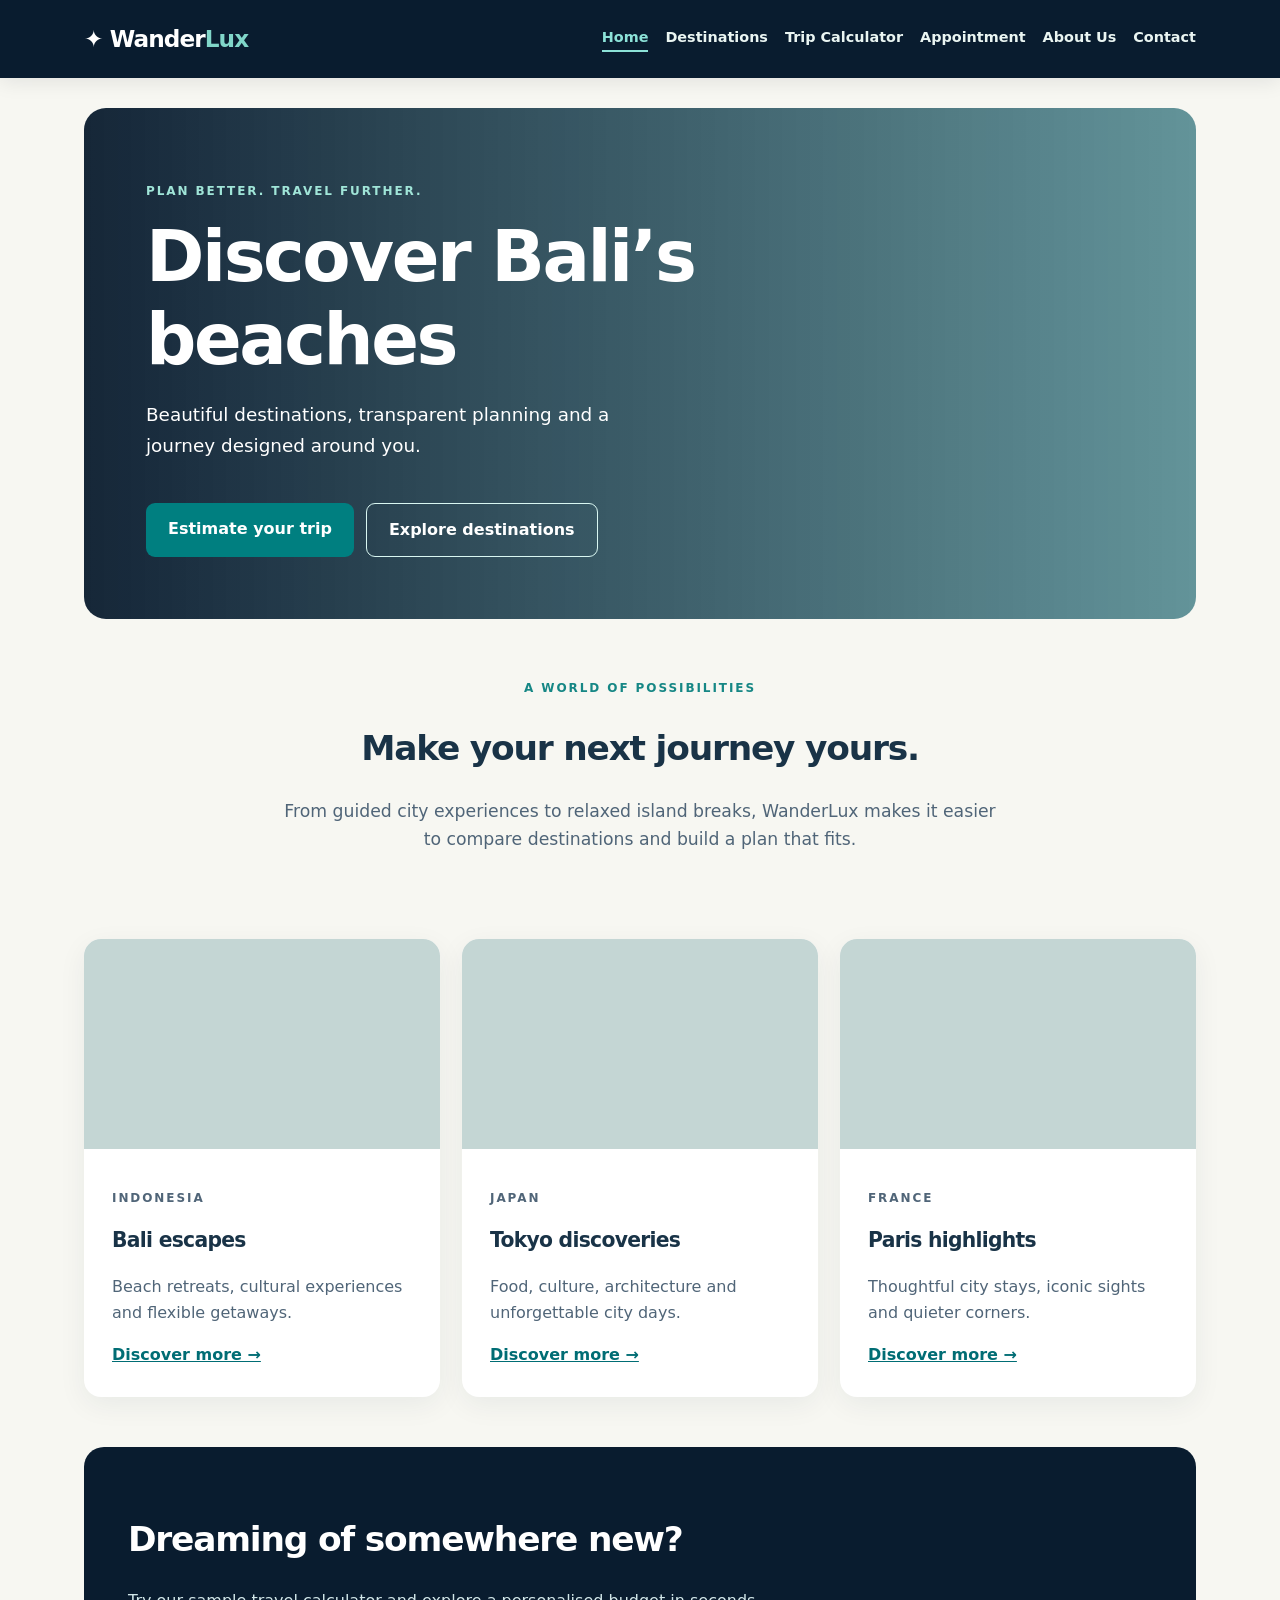
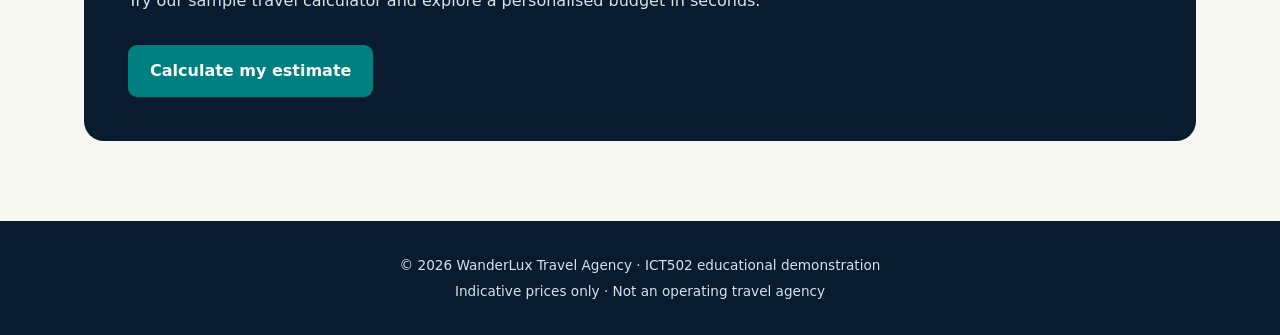
<file: index.html>
<!doctype html>
<html lang="en"><head><meta charset="utf-8"><meta name="viewport" content="width=device-width,initial-scale=1"><meta name="description" content="Discover personalised holidays and travel planning with WanderLux."><title>Home | WanderLux Travel Agency</title><link rel="stylesheet" href="style.css"><script src="app.js" defer></script></head>
<body><a class="skip-link" href="#main">Skip to main content</a><header class="site-header"><nav class="container nav" aria-label="Main navigation"><a class="brand" href="index.html" aria-label="WanderLux home">✦ Wander<span>Lux</span></a><button class="menu-button" id="menu-toggle" aria-expanded="false" aria-controls="site-links" type="button">☰ Menu</button><div class="nav-links" id="site-links"><a aria-current="page" href="index.html">Home</a><a  href="destinations.html">Destinations</a><a  href="calculator.html">Trip Calculator</a><a  href="appointment.html">Appointment</a><a  href="about.html">About Us</a><a  href="contact.html">Contact</a></div></nav></header><main id="main" class="container"><section class="hero"><div class="hero-text"><p class="eyebrow">Plan better. Travel further.</p><h1 id="banner-text">Discover Bali’s beaches</h1><p>Beautiful destinations, transparent planning and a journey designed around you.</p><div class="actions"><a class="btn" href="calculator.html">Estimate your trip</a><a class="btn btn-outline" href="destinations.html">Explore destinations</a></div></div></section><section class="intro reveal"><p class="eyebrow">A world of possibilities</p><h2>Make your next journey yours.</h2><p>From guided city experiences to relaxed island breaks, WanderLux makes it easier to compare destinations and build a plan that fits.</p></section><section class="cards reveal" aria-label="Popular destinations"><article class="card"><div class="card-image bali" role="img" aria-label="Tropical Bali landscape"></div><div class="card-body"><p class="eyebrow">Indonesia</p><h3>Bali escapes</h3><p>Beach retreats, cultural experiences and flexible getaways.</p><a href="destinations.html">Discover more →</a></div></article><article class="card"><div class="card-image tokyo" role="img" aria-label="Tokyo skyline"></div><div class="card-body"><p class="eyebrow">Japan</p><h3>Tokyo discoveries</h3><p>Food, culture, architecture and unforgettable city days.</p><a href="destinations.html">Discover more →</a></div></article><article class="card"><div class="card-image paris" role="img" aria-label="Paris cityscape"></div><div class="card-body"><p class="eyebrow">France</p><h3>Paris highlights</h3><p>Thoughtful city stays, iconic sights and quieter corners.</p><a href="destinations.html">Discover more →</a></div></article></section><section class="cta reveal"><h2>Dreaming of somewhere new?</h2><p>Try our sample travel calculator and explore a personalised budget in seconds.</p><a class="btn" href="calculator.html">Calculate my estimate</a></section></main><footer><div class="container"><p>© 2026 WanderLux Travel Agency · ICT502 educational demonstration</p><p>Indicative prices only · Not an operating travel agency</p></div></footer></body></html>
</file>
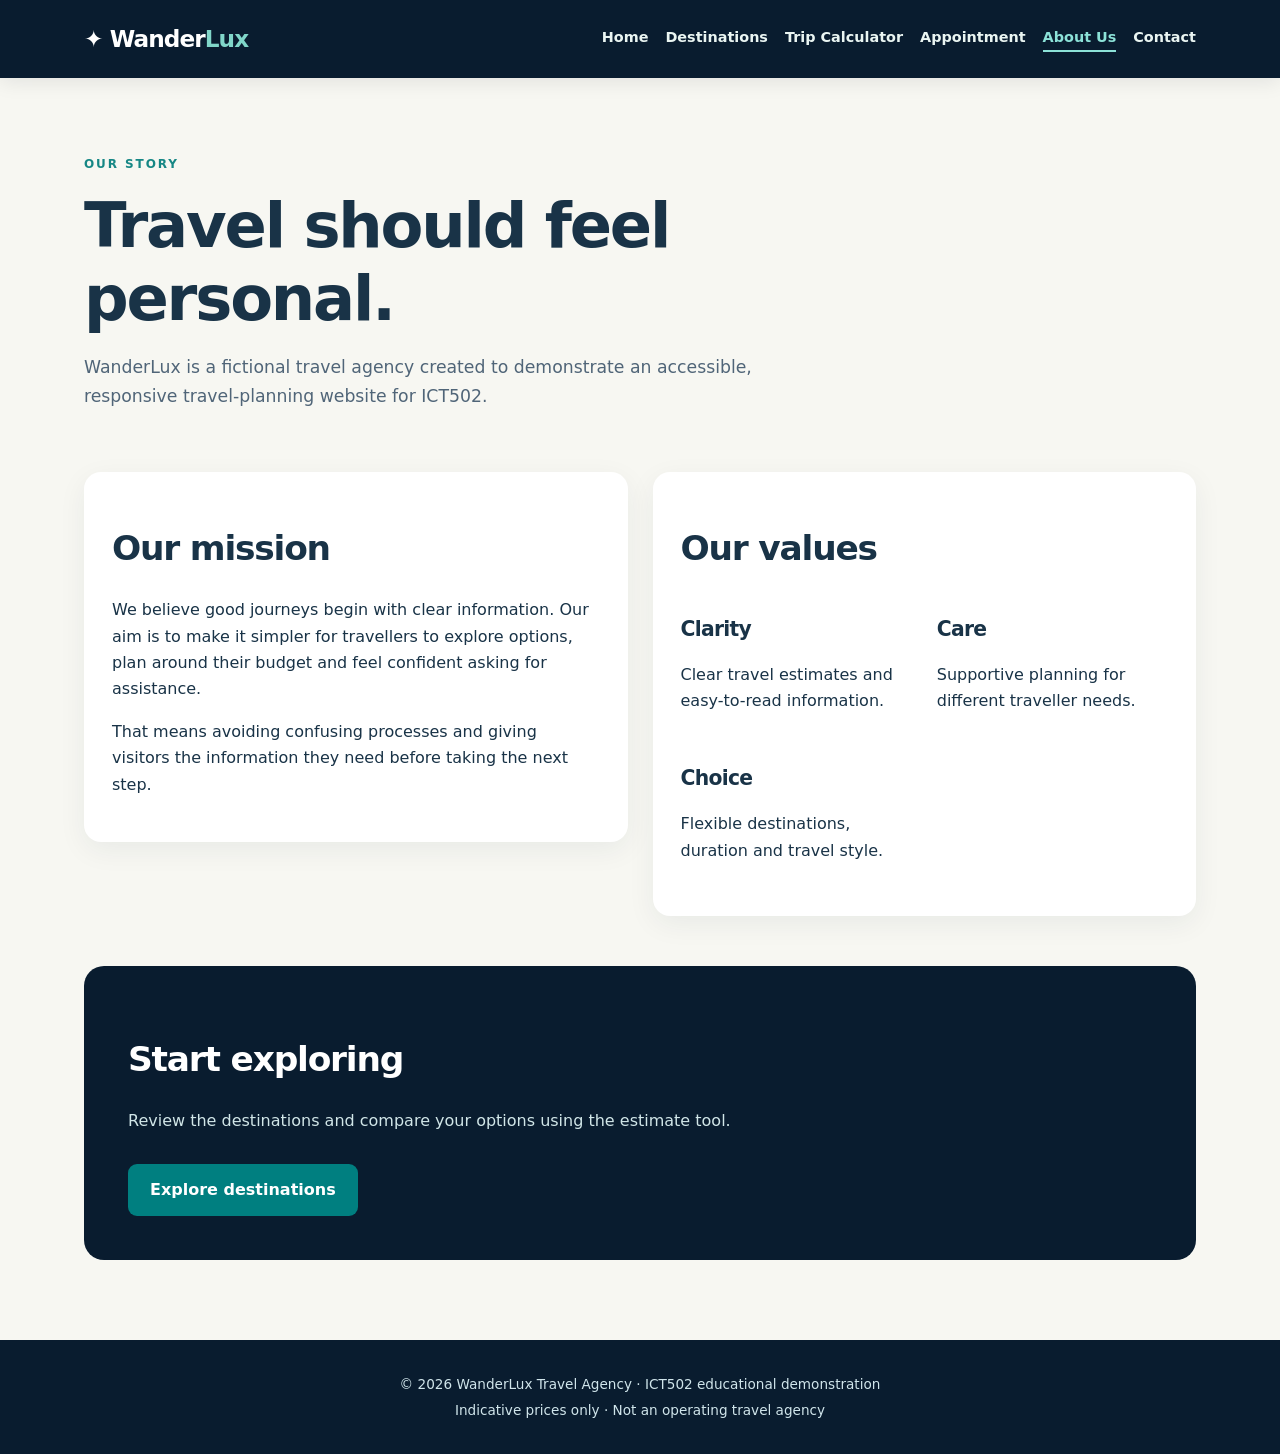
<file: about.html>
<!doctype html>
<html lang="en"><head><meta charset="utf-8"><meta name="viewport" content="width=device-width,initial-scale=1"><meta name="description" content="Learn about WanderLux travel planning and our mission."><title>About Us | WanderLux Travel Agency</title><link rel="stylesheet" href="style.css"><script src="app.js" defer></script></head>
<body><a class="skip-link" href="#main">Skip to main content</a><header class="site-header"><nav class="container nav" aria-label="Main navigation"><a class="brand" href="index.html" aria-label="WanderLux home">✦ Wander<span>Lux</span></a><button class="menu-button" id="menu-toggle" aria-expanded="false" aria-controls="site-links" type="button">☰ Menu</button><div class="nav-links" id="site-links"><a  href="index.html">Home</a><a  href="destinations.html">Destinations</a><a  href="calculator.html">Trip Calculator</a><a  href="appointment.html">Appointment</a><a aria-current="page" href="about.html">About Us</a><a  href="contact.html">Contact</a></div></nav></header><main id="main" class="container"><section class="page-intro"><p class="eyebrow">Our story</p><h1>Travel should feel personal.</h1><p>WanderLux is a fictional travel agency created to demonstrate an accessible, responsive travel-planning website for ICT502.</p></section><section class="two-col"><div class="panel reveal"><h2>Our mission</h2><p>We believe good journeys begin with clear information. Our aim is to make it simpler for travellers to explore options, plan around their budget and feel confident asking for assistance.</p><p>That means avoiding confusing processes and giving visitors the information they need before taking the next step.</p></div><div class="panel reveal"><h2>Our values</h2><div class="service-list"><article><h3>Clarity</h3><p>Clear travel estimates and easy-to-read information.</p></article><article><h3>Care</h3><p>Supportive planning for different traveller needs.</p></article><article><h3>Choice</h3><p>Flexible destinations, duration and travel style.</p></article></div></div></section><section class="cta reveal"><h2>Start exploring</h2><p>Review the destinations and compare your options using the estimate tool.</p><a class="btn" href="destinations.html">Explore destinations</a></section></main><footer><div class="container"><p>© 2026 WanderLux Travel Agency · ICT502 educational demonstration</p><p>Indicative prices only · Not an operating travel agency</p></div></footer></body></html>
</file>
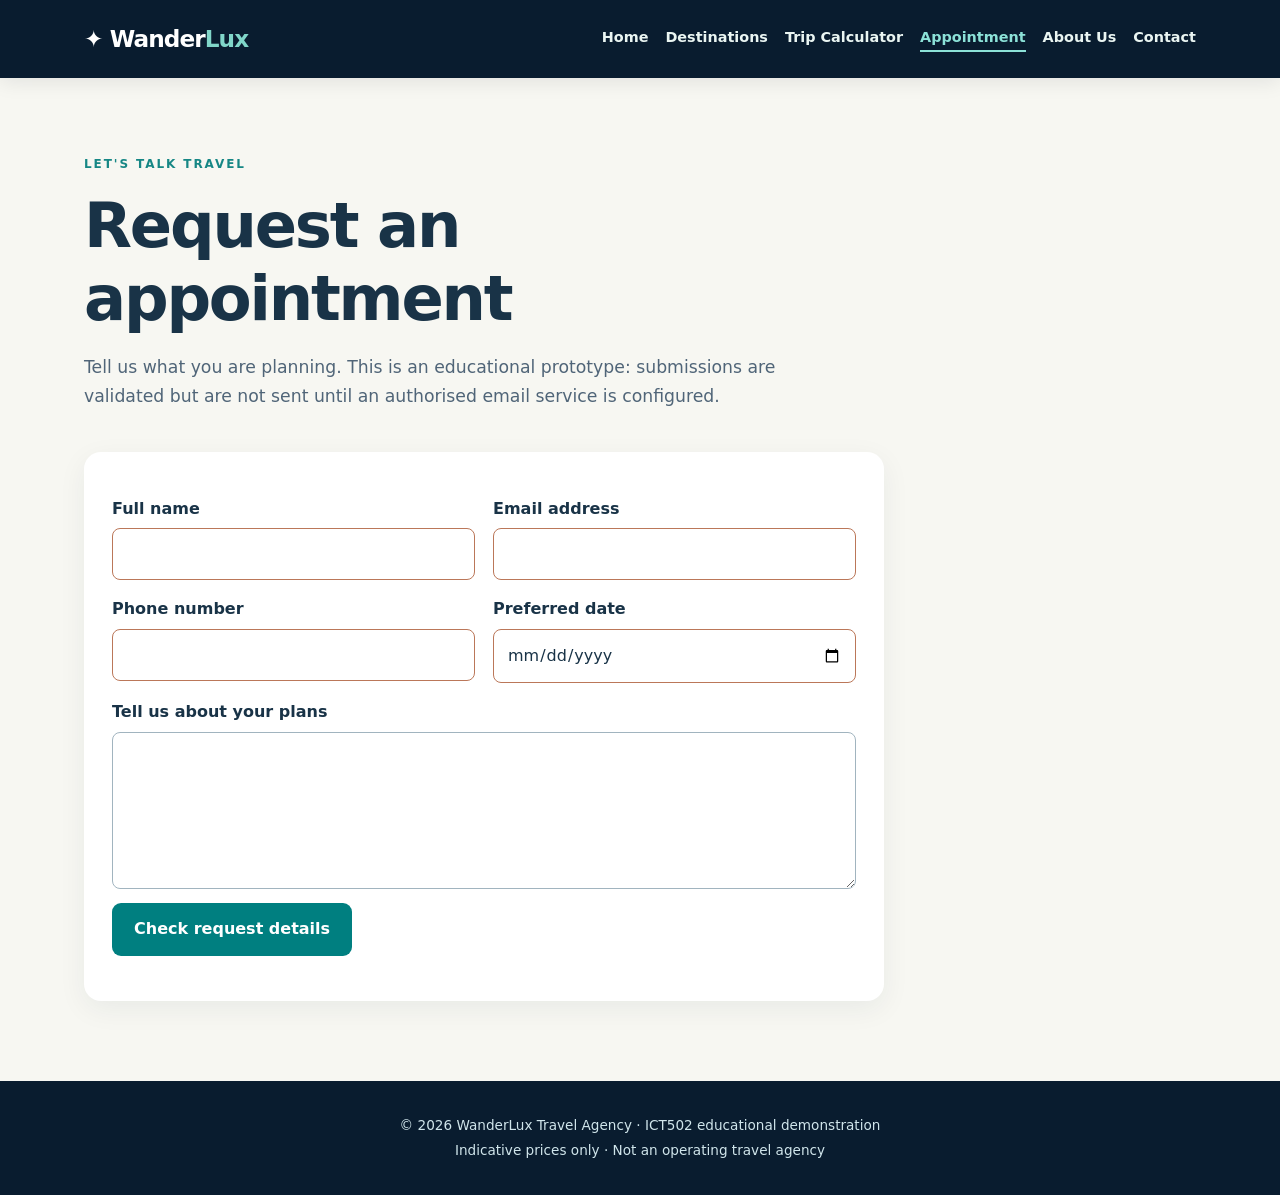
<file: appointment.html>
<!doctype html>
<html lang="en"><head><meta charset="utf-8"><meta name="viewport" content="width=device-width,initial-scale=1"><meta name="description" content="Request a travel planning appointment with WanderLux."><title>Appointment | WanderLux Travel Agency</title><link rel="stylesheet" href="style.css"><script src="app.js" defer></script></head>
<body><a class="skip-link" href="#main">Skip to main content</a><header class="site-header"><nav class="container nav" aria-label="Main navigation"><a class="brand" href="index.html" aria-label="WanderLux home">✦ Wander<span>Lux</span></a><button class="menu-button" id="menu-toggle" aria-expanded="false" aria-controls="site-links" type="button">☰ Menu</button><div class="nav-links" id="site-links"><a  href="index.html">Home</a><a  href="destinations.html">Destinations</a><a  href="calculator.html">Trip Calculator</a><a aria-current="page" href="appointment.html">Appointment</a><a  href="about.html">About Us</a><a  href="contact.html">Contact</a></div></nav></header><main id="main" class="container"><section class="page-intro"><p class="eyebrow">Let's talk travel</p><h1>Request an appointment</h1><p>Tell us what you are planning. This is an educational prototype: submissions are validated but are not sent until an authorised email service is configured.</p></section><section class="panel form-panel reveal"><form id="appointment"><div class="form-grid"><div><label for="name">Full name</label><input id="name" name="name" autocomplete="name" required></div><div><label for="email">Email address</label><input id="email" type="email" name="email" autocomplete="email" required></div><div><label for="phone">Phone number</label><input id="phone" type="tel" name="phone" autocomplete="tel" minlength="7" required></div><div><label for="date">Preferred date</label><input id="date" type="date" name="date" required></div></div><label for="message">Tell us about your plans</label><textarea id="message" name="message" rows="5" required></textarea><button class="btn" type="submit">Check request details</button><p class="status" id="request-status" role="status" aria-live="polite"></p></form></section></main><footer><div class="container"><p>© 2026 WanderLux Travel Agency · ICT502 educational demonstration</p><p>Indicative prices only · Not an operating travel agency</p></div></footer></body></html>
</file>
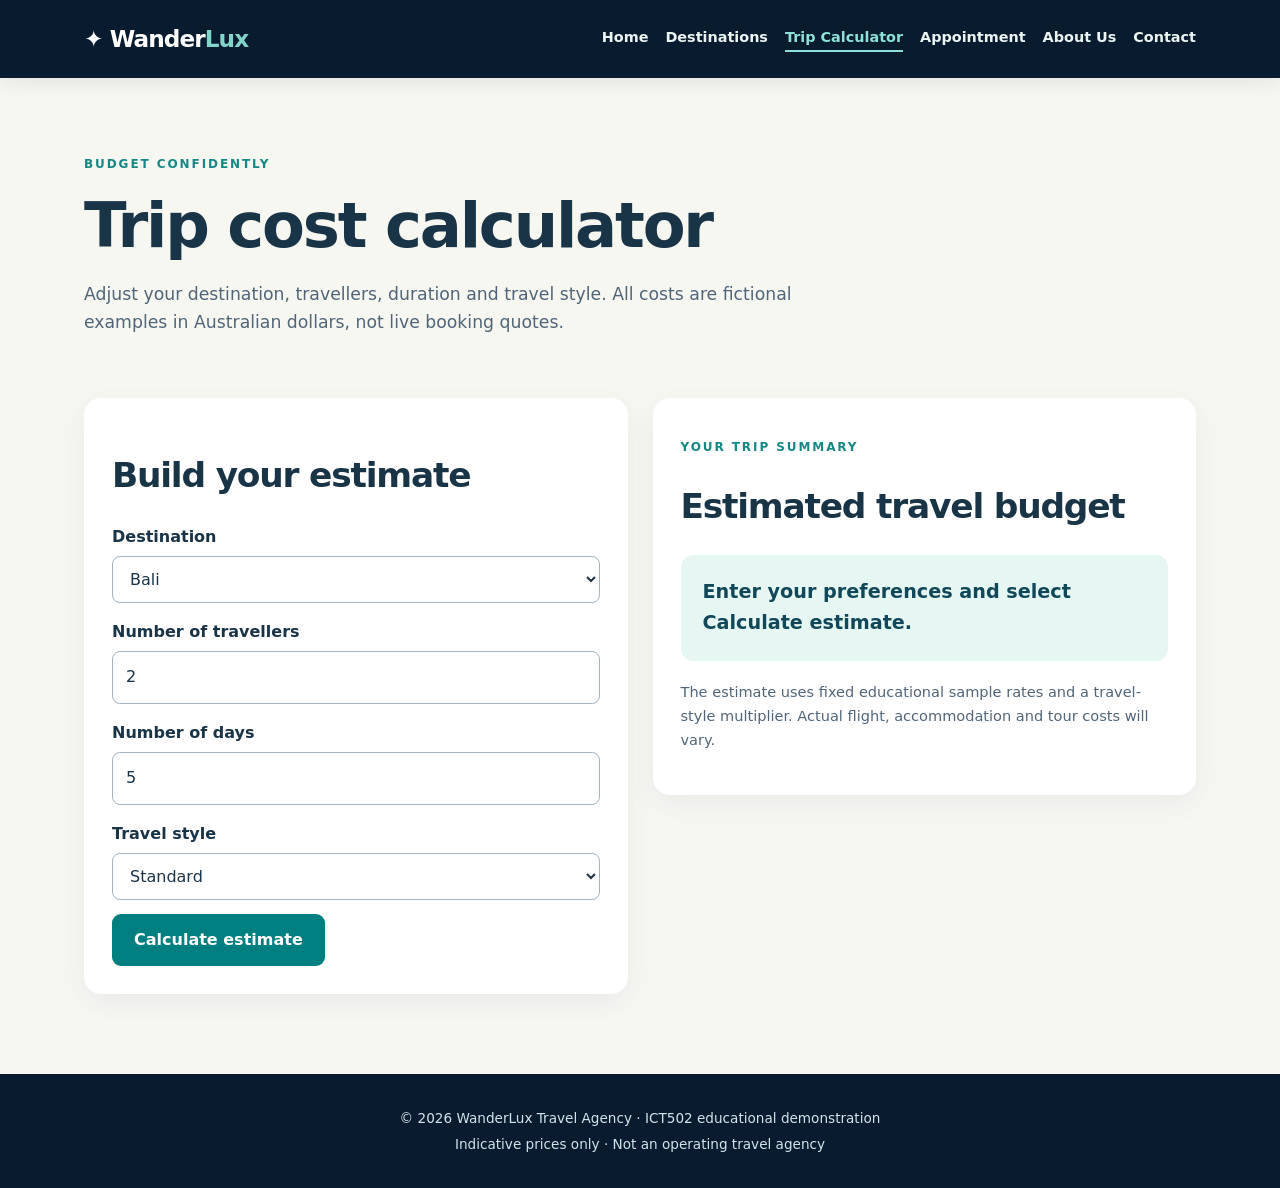
<file: calculator.html>
<!doctype html>
<html lang="en"><head><meta charset="utf-8"><meta name="viewport" content="width=device-width,initial-scale=1"><meta name="description" content="Estimate a trip with our interactive travel budget calculator."><title>Trip Calculator | WanderLux Travel Agency</title><link rel="stylesheet" href="style.css"><script src="app.js" defer></script></head>
<body><a class="skip-link" href="#main">Skip to main content</a><header class="site-header"><nav class="container nav" aria-label="Main navigation"><a class="brand" href="index.html" aria-label="WanderLux home">✦ Wander<span>Lux</span></a><button class="menu-button" id="menu-toggle" aria-expanded="false" aria-controls="site-links" type="button">☰ Menu</button><div class="nav-links" id="site-links"><a  href="index.html">Home</a><a  href="destinations.html">Destinations</a><a aria-current="page" href="calculator.html">Trip Calculator</a><a  href="appointment.html">Appointment</a><a  href="about.html">About Us</a><a  href="contact.html">Contact</a></div></nav></header><main id="main" class="container"><section class="page-intro"><p class="eyebrow">Budget confidently</p><h1>Trip cost calculator</h1><p>Adjust your destination, travellers, duration and travel style. All costs are fictional examples in Australian dollars, not live booking quotes.</p></section><section class="two-col"><div class="panel reveal"><h2>Build your estimate</h2><form id="calculator"><label for="destination">Destination</label><select id="destination" name="destination"><option>Bali</option><option>Tokyo</option><option>Sydney</option><option>Paris</option></select><label for="travellers">Number of travellers</label><input type="number" id="travellers" name="travellers" min="1" max="30" value="2" required><label for="days">Number of days</label><input type="number" id="days" name="days" min="1" max="90" value="5" required><label for="style">Travel style</label><select id="style" name="style"><option>Budget</option><option selected>Standard</option><option>Luxury</option></select><button type="submit" class="btn">Calculate estimate</button></form></div><aside class="panel result-panel reveal"><p class="eyebrow">Your trip summary</p><h2>Estimated travel budget</h2><p id="estimate" class="result" role="status" aria-live="polite">Enter your preferences and select Calculate estimate.</p><p class="fine-print">The estimate uses fixed educational sample rates and a travel-style multiplier. Actual flight, accommodation and tour costs will vary.</p></aside></section></main><footer><div class="container"><p>© 2026 WanderLux Travel Agency · ICT502 educational demonstration</p><p>Indicative prices only · Not an operating travel agency</p></div></footer></body></html>
</file>
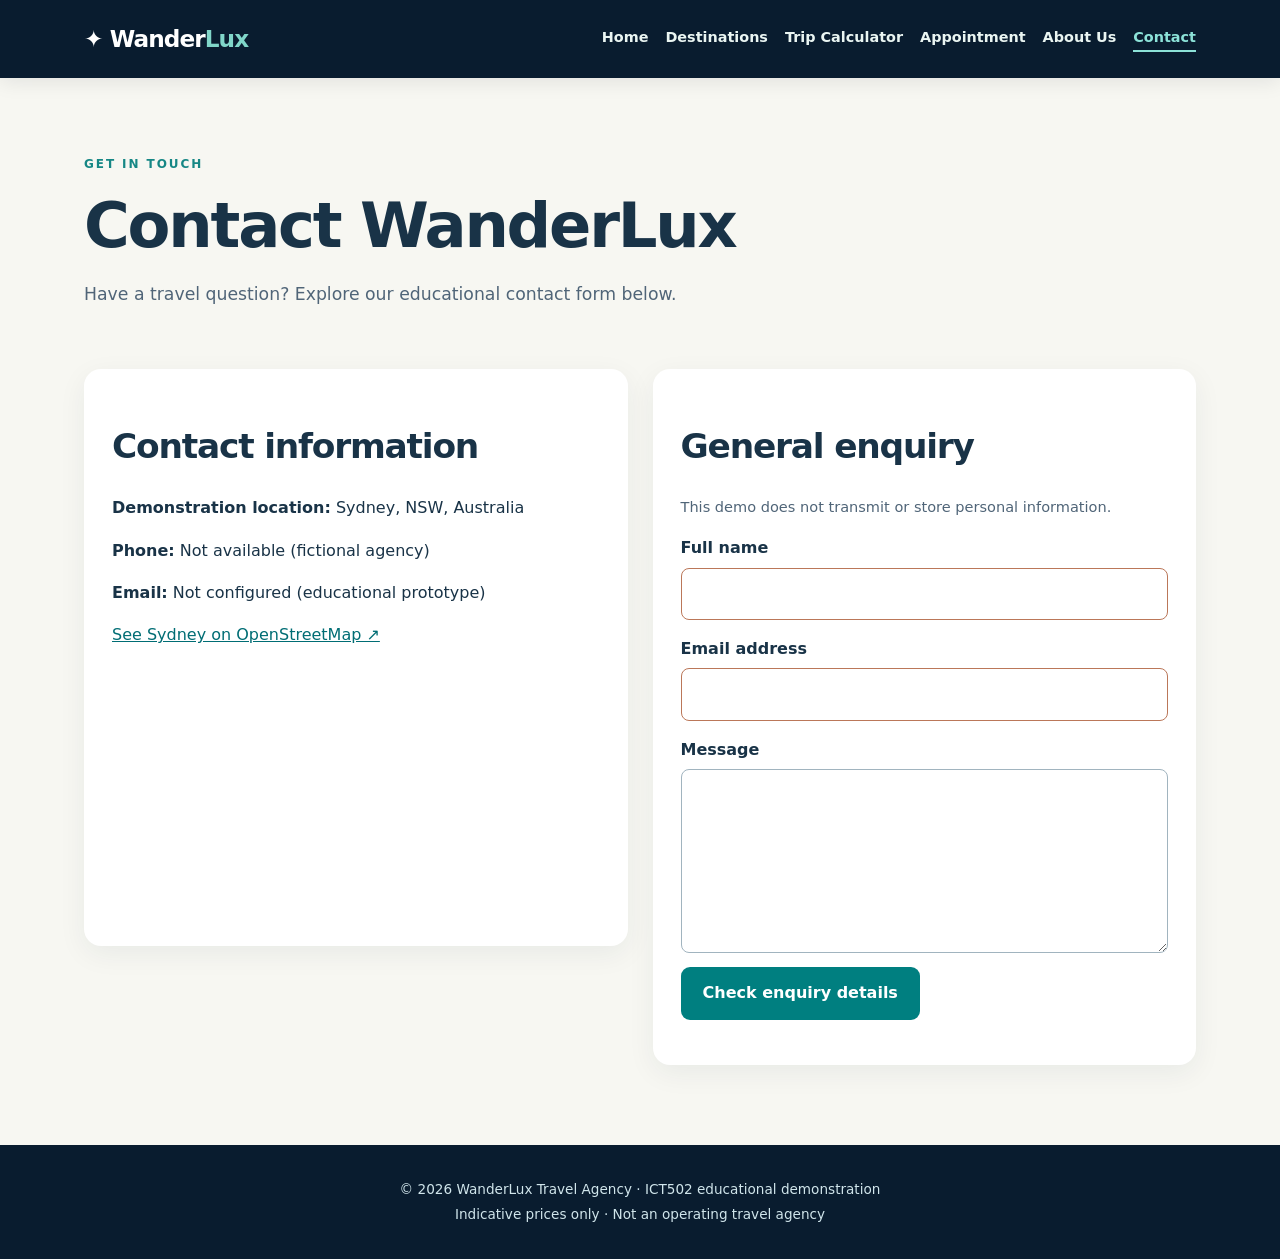
<file: contact.html>
<!doctype html>
<html lang="en"><head><meta charset="utf-8"><meta name="viewport" content="width=device-width,initial-scale=1"><meta name="description" content="Find WanderLux's contact details and general enquiry form."><title>Contact | WanderLux Travel Agency</title><link rel="stylesheet" href="style.css"><script src="app.js" defer></script></head>
<body><a class="skip-link" href="#main">Skip to main content</a><header class="site-header"><nav class="container nav" aria-label="Main navigation"><a class="brand" href="index.html" aria-label="WanderLux home">✦ Wander<span>Lux</span></a><button class="menu-button" id="menu-toggle" aria-expanded="false" aria-controls="site-links" type="button">☰ Menu</button><div class="nav-links" id="site-links"><a  href="index.html">Home</a><a  href="destinations.html">Destinations</a><a  href="calculator.html">Trip Calculator</a><a  href="appointment.html">Appointment</a><a  href="about.html">About Us</a><a aria-current="page" href="contact.html">Contact</a></div></nav></header><main id="main" class="container"><section class="page-intro"><p class="eyebrow">Get in touch</p><h1>Contact WanderLux</h1><p>Have a travel question? Explore our educational contact form below.</p></section><section class="two-col"><div class="panel reveal"><h2>Contact information</h2><p><strong>Demonstration location:</strong> Sydney, NSW, Australia</p><p><strong>Phone:</strong> Not available (fictional agency)</p><p><strong>Email:</strong> Not configured (educational prototype)</p><p><a href="https://www.openstreetmap.org/search?query=Sydney%20NSW%20Australia" target="_blank" rel="noopener noreferrer">See Sydney on OpenStreetMap ↗</a></p><iframe class="map" title="Map of central Sydney" loading="lazy" referrerpolicy="no-referrer" src="https://www.openstreetmap.org/export/embed.html?bbox=151.195%2C-33.882%2C151.225%2C-33.855&amp;layer=mapnik"></iframe></div><div class="panel reveal"><h2>General enquiry</h2><p class="fine-print">This demo does not transmit or store personal information.</p><form id="contact-form"><label for="contact-name">Full name</label><input id="contact-name" name="name" autocomplete="name" required><label for="contact-email">Email address</label><input id="contact-email" type="email" name="email" autocomplete="email" required><label for="contact-message">Message</label><textarea id="contact-message" name="message" rows="6" required></textarea><button class="btn" type="submit">Check enquiry details</button><p class="status" id="contact-status" role="status" aria-live="polite"></p></form></div></section></main><footer><div class="container"><p>© 2026 WanderLux Travel Agency · ICT502 educational demonstration</p><p>Indicative prices only · Not an operating travel agency</p></div></footer></body></html>
</file>
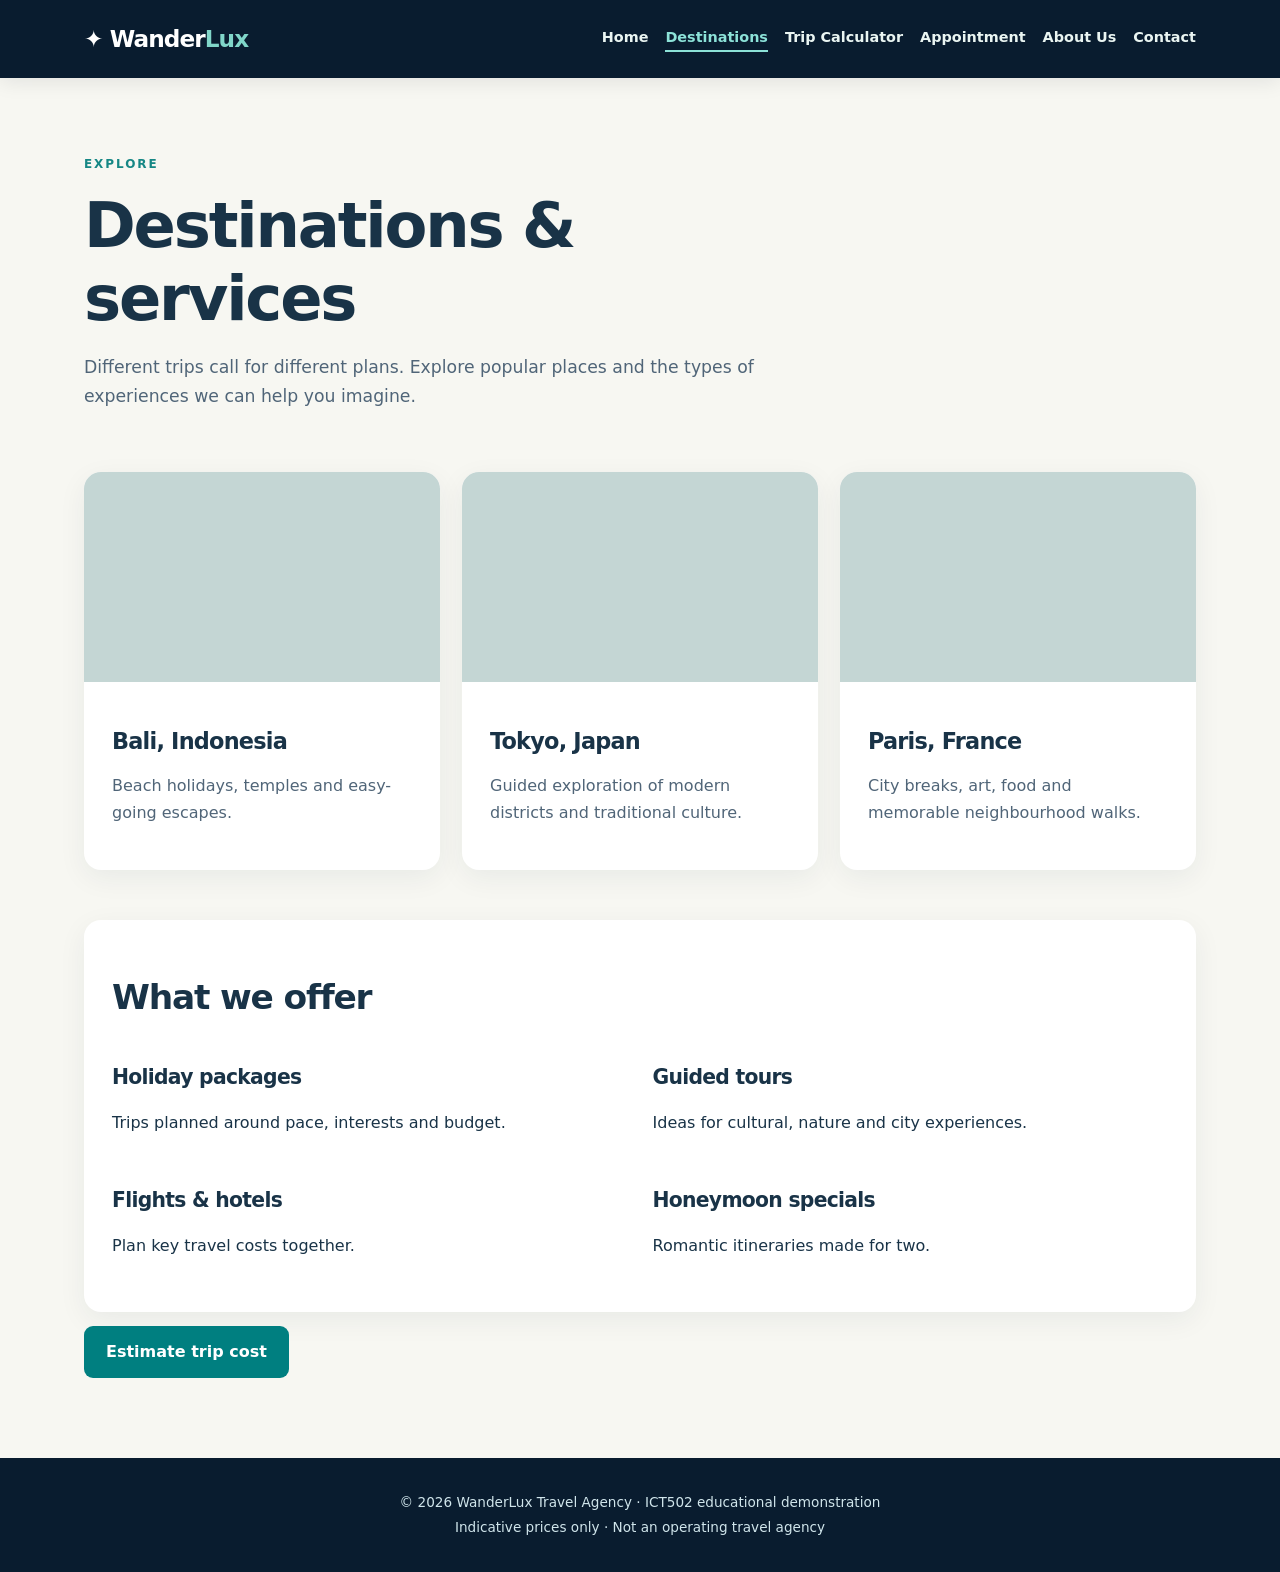
<file: destinations.html>
<!doctype html>
<html lang="en"><head><meta charset="utf-8"><meta name="viewport" content="width=device-width,initial-scale=1"><meta name="description" content="Explore holiday packages, tours and travel services."><title>Destinations | WanderLux Travel Agency</title><link rel="stylesheet" href="style.css"><script src="app.js" defer></script></head>
<body><a class="skip-link" href="#main">Skip to main content</a><header class="site-header"><nav class="container nav" aria-label="Main navigation"><a class="brand" href="index.html" aria-label="WanderLux home">✦ Wander<span>Lux</span></a><button class="menu-button" id="menu-toggle" aria-expanded="false" aria-controls="site-links" type="button">☰ Menu</button><div class="nav-links" id="site-links"><a  href="index.html">Home</a><a aria-current="page" href="destinations.html">Destinations</a><a  href="calculator.html">Trip Calculator</a><a  href="appointment.html">Appointment</a><a  href="about.html">About Us</a><a  href="contact.html">Contact</a></div></nav></header><main id="main" class="container"><section class="page-intro"><p class="eyebrow">Explore</p><h1>Destinations & services</h1><p>Different trips call for different plans. Explore popular places and the types of experiences we can help you imagine.</p></section><section class="cards reveal"><article class="card"><div class="card-image bali"></div><div class="card-body"><h2>Bali, Indonesia</h2><p>Beach holidays, temples and easy-going escapes.</p></div></article><article class="card"><div class="card-image tokyo"></div><div class="card-body"><h2>Tokyo, Japan</h2><p>Guided exploration of modern districts and traditional culture.</p></div></article><article class="card"><div class="card-image paris"></div><div class="card-body"><h2>Paris, France</h2><p>City breaks, art, food and memorable neighbourhood walks.</p></div></article></section><section class="panel reveal"><h2>What we offer</h2><div class="service-list"><article><h3>Holiday packages</h3><p>Trips planned around pace, interests and budget.</p></article><article><h3>Guided tours</h3><p>Ideas for cultural, nature and city experiences.</p></article><article><h3>Flights & hotels</h3><p>Plan key travel costs together.</p></article><article><h3>Honeymoon specials</h3><p>Romantic itineraries made for two.</p></article></div></section><a class="btn" href="calculator.html">Estimate trip cost</a></main><footer><div class="container"><p>© 2026 WanderLux Travel Agency · ICT502 educational demonstration</p><p>Indicative prices only · Not an operating travel agency</p></div></footer></body></html>
</file>
<file: style.css>
:root{--navy:#10263a;--deep:#091c2f;--teal:#007f80;--cream:#f7f7f2;--ink:#193347;--muted:#506578}*{box-sizing:border-box}html{scroll-behavior:smooth}body{margin:0;background:var(--cream);color:var(--ink);font:16px/1.65 system-ui,-apple-system,Segoe UI,Arial,sans-serif}a{color:#006d74}a:focus-visible,button:focus-visible,input:focus-visible,select:focus-visible,textarea:focus-visible{outline:3px solid #c69432;outline-offset:3px}.container{max-width:1160px;margin:auto;padding-left:24px;padding-right:24px}.skip-link{position:absolute;top:-100px;background:white;padding:10px;z-index:99}.skip-link:focus{top:0}.site-header{position:sticky;top:0;background:var(--deep);z-index:30;box-shadow:0 3px 20px #07131c18}.nav{display:flex;align-items:center;justify-content:space-between;gap:20px;min-height:78px}.brand{font-size:1.45rem;font-weight:800;letter-spacing:-.04em;color:white;text-decoration:none;white-space:nowrap}.brand span{color:#80d6c9}.nav-links{display:flex;align-items:center;gap:17px;flex-wrap:wrap}.nav-links a{font-size:.9rem;font-weight:600;color:#eaf5f2;text-decoration:none;border-bottom:2px solid transparent}.nav-links a:hover,.nav-links a[aria-current=page]{color:#8ce2d8;border-color:#8ce2d8}.menu-button{display:none;background:transparent;border:1px solid #728f9e;color:white;padding:8px 12px;border-radius:8px}main{padding-top:30px;padding-bottom:80px;min-height:65vh}.hero{min-height:480px;display:flex;align-items:center;padding:62px;border-radius:22px;color:white;background:linear-gradient(90deg,#091b2ef2,#0b5965a0),url('https://images.unsplash.com/photo-1488646953014-85cb44e25828?auto=format&fit=crop&w=1600&q=80') center/cover}.hero-text{max-width:650px}.eyebrow{letter-spacing:.16em;text-transform:uppercase;font-size:.75rem;font-weight:800;color:#168785}.hero .eyebrow{color:#a0e5d8}h1,h2,h3{line-height:1.18;letter-spacing:-.035em}h1{font-size:clamp(2.4rem,5.5vw,4.6rem);margin:14px 0}h2{font-size:clamp(1.6rem,3vw,2.15rem)}h3{font-size:1.27rem}.hero p:not(.eyebrow){font-size:1.15rem;max-width:520px}.actions{display:flex;gap:12px;flex-wrap:wrap;margin-top:28px}.btn{display:inline-block;margin-top:14px;padding:13px 22px;border:0;border-radius:9px;background:var(--teal);color:white;text-decoration:none;font-weight:750;cursor:pointer;font:inherit;font-weight:750}.btn:hover{background:#005f60;color:white}.btn-outline{background:transparent;border:1px solid #d9f7f2}.btn-outline:hover{background:#ffffff25}.intro{text-align:center;padding:48px 0;max-width:720px;margin:0 auto}.intro p:last-child,.page-intro p:last-child{color:var(--muted);font-size:1.08rem}.cards{display:grid;grid-template-columns:repeat(3,minmax(0,1fr));gap:22px;margin:20px 0 50px}.card,.panel{background:white;border-radius:17px;box-shadow:0 8px 28px #0b2e4410;overflow:hidden}.card-body,.panel{padding:28px}.card-image{height:210px;background-position:center;background-size:cover;background-color:#c4d6d4}.bali{background-image:url('https://images.unsplash.com/photo-1537996194471-e657df975ab4?auto=format&fit=crop&w=800&q=80')}.tokyo{background-image:url('https://images.unsplash.com/photo-1540959733332-eab4deabeeaf?auto=format&fit=crop&w=800&q=80')}.paris{background-image:url('https://images.unsplash.com/photo-1502602898657-3e91760cbb34?auto=format&fit=crop&w=800&q=80')}.card h2{font-size:1.4rem}.card-body p{color:var(--muted)}.card a{font-weight:700}.cta{background:var(--deep);color:white;border-radius:20px;padding:44px;margin-top:50px}.cta p{color:#d1e6e8}.page-intro{max-width:750px;padding:35px 0 24px}.page-intro h1{font-size:clamp(2.2rem,5vw,3.9rem)}.two-col{display:grid;grid-template-columns:1fr 1fr;align-items:start;gap:25px;margin-top:20px}.form-panel{max-width:800px}.form-grid{display:grid;grid-template-columns:1fr 1fr;gap:0 18px}.service-list{display:grid;grid-template-columns:repeat(2,minmax(0,1fr));gap:8px 25px}.service-list article{padding-bottom:8px}label{display:block;font-weight:700;margin:16px 0 6px}input,select,textarea{display:block;width:100%;padding:12px 13px;border:1px solid #a1b4bf;border-radius:8px;font:inherit;color:var(--ink);background:white}input:invalid:not(:placeholder-shown){border-color:#bb7759}.result{font-size:1.2rem;font-weight:750;line-height:1.6;color:#10485a;background:#e6f7f3;padding:22px;border-radius:12px}.fine-print{color:var(--muted);font-size:.91rem}.status{margin-top:17px;font-weight:650;color:#235a5b}.map{border:0;width:100%;height:245px;border-radius:12px}footer{background:var(--deep);color:#d0e5eb;text-align:center;padding:30px 0;font-size:.85rem}footer p{margin:3px}.reveal{opacity:0;transform:translateY(22px);transition:transform .65s ease,opacity .65s ease}.reveal.visible{opacity:1;transform:none}@media(max-width:900px){.cards{grid-template-columns:repeat(2,minmax(0,1fr))}.nav{flex-wrap:wrap}.nav-links{gap:10px}}@media(max-width:650px){.container{padding-left:18px;padding-right:18px}.nav{min-height:70px}.menu-button{display:block}.nav-links{display:none;width:100%;padding:0 0 18px;flex-direction:column;align-items:stretch}.nav-links.open{display:flex}.nav-links a{padding:7px 0}.hero{min-height:420px;padding:30px}.cards,.two-col,.form-grid,.service-list{grid-template-columns:1fr}.card-image{height:200px}.cta{padding:28px}}@media(prefers-reduced-motion:reduce){html{scroll-behavior:auto}.reveal{opacity:1;transform:none;transition:none}}
</file>
